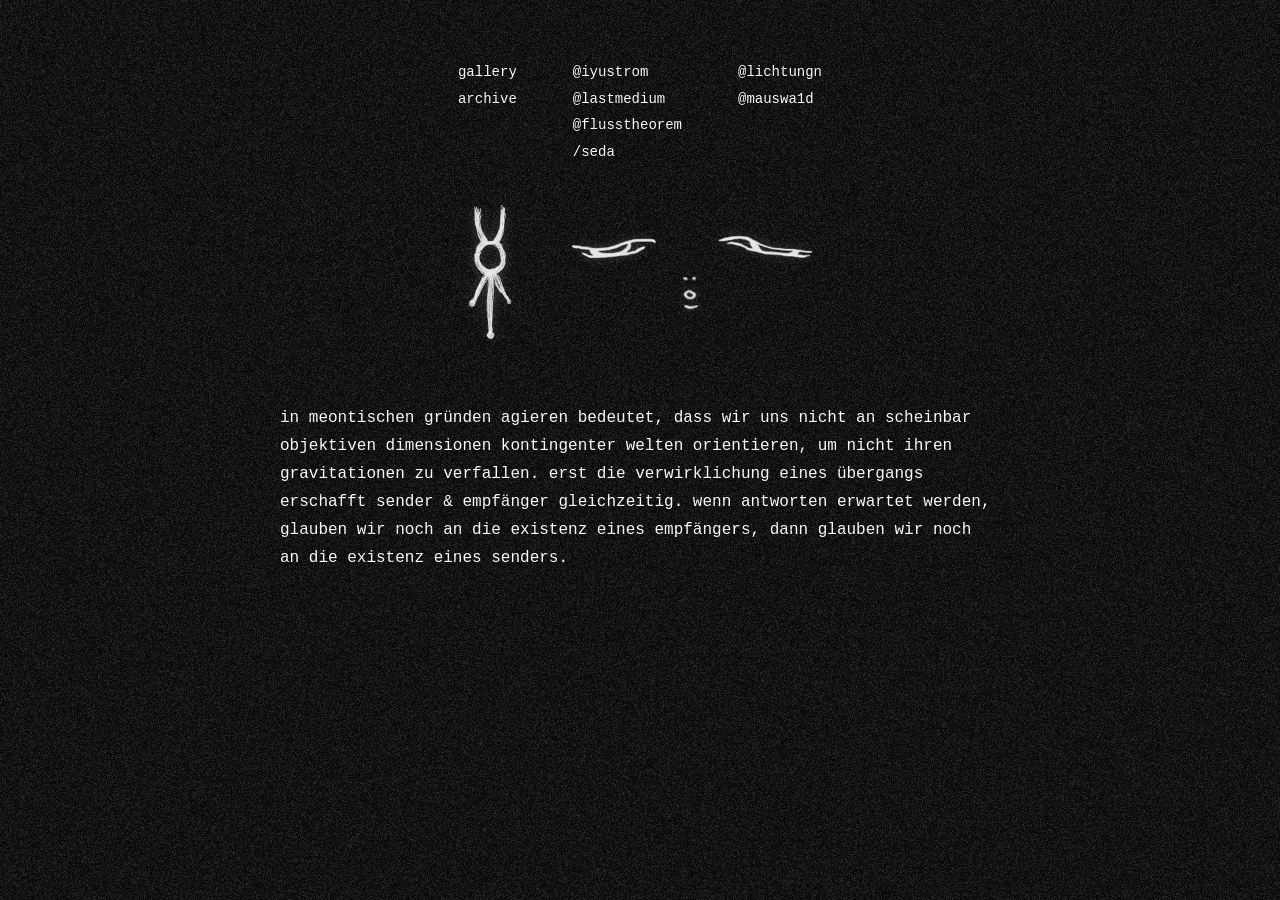
<file: index.html>
<!DOCTYPE html>
<html lang="de">

<head>

<meta charset="UTF-8">
<meta name="viewport" content="width=device-width, initial-scale=1">

<title>2114112</title>

<style>

body{
background:#161616;
color:white;
font-family:"Courier New", Courier, monospace;
margin:40px auto;
max-width:720px;
padding:20px;
line-height:1.75;
font-size:16px;
word-wrap:break-word;
}

header{
margin-bottom:64px;
text-align:center;
}

.gruppen{
display:flex;
justify-content:center;
gap:56px;
text-align:left;
font-size:14px;
}

.gruppe{
display:flex;
flex-direction:column;
gap:2px;
}

.gruppe .kopf{
font-size:11px;
letter-spacing:2px;
opacity:0.4;
margin-bottom:8px;
}

@media (max-width:600px){
.gruppen{gap:28px;flex-wrap:wrap;justify-content:flex-start;}
}

.ereignis{
margin-top:56px;
font-size:14px;
opacity:.85;
}
.ereignis .uhr{
display:block;
font-size:22px;
letter-spacing:2px;
margin-top:6px;
font-variant-numeric:tabular-nums;
}
main{
max-width:720px;
}

p{
margin-bottom:24px;
}

a{
color:white;
text-decoration:none;
}

a:hover{
opacity:0.6;
}

footer{
margin-top:64px;
font-size:14px;
opacity:0.7;
text-align:center;
}

/* bild-links */

.image-links{
margin-top:40px;
display:flex;
justify-content:center;
align-items:center;
gap:60px;
}

/* symbole */

.image-links,.image-links *{
-webkit-user-select:none;
user-select:none;
-webkit-user-drag:none;
-webkit-touch-callout:none;
}

.symbol{
position:relative;
display:block;
width:44px;
aspect-ratio:273/844;
opacity:0.9;
transition:opacity 0.3s ease;
filter:drop-shadow(0 0 6px rgba(255,255,255,0.25));
animation:atmen 8s ease-in-out infinite;
}

.symbol.face{
width:240px;
aspect-ratio:960/378;
flex-shrink:0;
animation-duration:11s;
animation-delay:-4s;
}

.symbol .teil{
position:absolute;
left:0;top:0;width:100%;height:auto;
display:block;
}

/* blinzeln */
.auge{
transform-origin:50% 55%;
transition:transform 90ms ease-in;
}
.face.blinzeln .auge{
transform:scaleY(0.06);
transition:transform 70ms ease-out;
}

/* gabel weitet sich */
.gabel-l{transform-origin:100% 100%;transition:transform 1.6s cubic-bezier(.3,.6,.2,1);}
.gabel-r{transform-origin:0% 100%;transition:transform 1.6s cubic-bezier(.3,.6,.2,1);}
.figur.weiten .gabel-l{transform:rotate(-9deg);}
.figur.weiten .gabel-r{transform:rotate(9deg);}

@keyframes atmen{
0%,100%{transform:translate(0,0) rotate(0deg) scale(1);filter:drop-shadow(0 0 5px rgba(255,255,255,0.2));}
25%{transform:translate(2px,-4px) rotate(1.2deg) scale(1.015);}
50%{transform:translate(0,-6px) rotate(0deg) scale(1.03);filter:drop-shadow(0 0 10px rgba(255,255,255,0.38));}
75%{transform:translate(-2px,-3px) rotate(-1.2deg) scale(1.015);}
}

@media (prefers-reduced-motion:reduce){
.symbol{animation:none;}
.auge,.gabel-l,.gabel-r{transition:none;}
}

.image-links a:hover .symbol{
opacity:0.5;
}

/* mobile layout */

@media (max-width:600px){
body{
margin:20px;
padding:10px;
font-size:18px;
line-height:1.85;
}

.symbol.face{
width:180px;
}

}

a:focus-visible{outline:1px dotted white;outline-offset:4px;}

</style>

</head>

<body>

<header>

<nav class="gruppen">

<div class="gruppe">
<a href="gallery/">gallery</a>
<a href="archive.html">archive</a>
</div>

<div class="gruppe">
<a href="https://www.instagram.com/iyustrom/" target="_blank" rel="noopener">@iyustrom</a>
<a href="https://www.tiktok.com/@lastmedium" target="_blank" rel="noopener">@lastmedium</a>
<a href="https://x.com/flusstheorem" target="_blank" rel="noopener">@flusstheorem</a>
<a href="https://soundcloud.com/53da" target="_blank" rel="noopener">/seda</a>
</div>

<div class="gruppe">
<a href="https://www.instagram.com/lichtungn/" target="_blank" rel="noopener">@lichtungn</a>
<a href="https://www.instagram.com/mauswa1d/" target="_blank" rel="noopener">@mauswa1d</a>
</div>

</nav>

<!-- bild-portale -->

<div class="image-links">

<a href="https://www.instagram.com/iyustream/" target="_blank" rel="noopener">
<span class="symbol figur" role="img" aria-label="strichfigur, Instagram @iyustream">
<img src="symbole/figur_rest.png" alt="" class="teil" draggable="false">
<img src="symbole/gabel_l.png" alt="" draggable="false" class="teil gabel-l" style="left:0;top:0;width:49.817%;">
<img src="symbole/gabel_r.png" alt="" draggable="false" class="teil gabel-r" style="left:49.817%;top:0;width:50.183%;">
</span>
</a>

<a href="https://www.instagram.com/tsnevtbl/" target="_blank" rel="noopener">
<span class="symbol face" role="img" aria-label="gesicht, Instagram @tsnevtbl">
<img src="symbole/gesicht_rest.png" alt="" class="teil" draggable="false">
<img src="symbole/auge_l.png" alt="" draggable="false" class="teil auge" style="left:0;top:7.937%;width:35.938%;">
<img src="symbole/auge_r.png" alt="" draggable="false" class="teil auge" style="left:59.896%;top:7.937%;width:40.104%;">
</span>
</a>

</div>

</header>

<main>
  
<p>
in meontischen gründen agieren bedeutet, dass wir uns nicht an scheinbar objektiven dimensionen kontingenter welten orientieren, um nicht ihren gravitationen zu verfallen. erst die verwirklichung eines übergangs erschafft sender & empfänger gleichzeitig. wenn antworten erwartet werden, glauben wir noch an die existenz eines empfängers, dann glauben wir noch an die existenz eines senders.
</p>

<div class="ereignis" id="ereignis">
mi 02.12. 20:00 · <a href="https://www.instagram.com/mauswa1d/" target="_blank" rel="noopener">mauswald</a> x sketchcorner · wem gehört die welt
<span class="uhr" id="uhr" aria-live="off"></span>
</div>

</main>

<script>
(function () {
  if (matchMedia("(prefers-reduced-motion: reduce)").matches) return;
  var face = document.querySelector(".symbol.face");
  var figur = document.querySelector(".symbol.figur");
  function zufall(a, b) { return a + Math.random() * (b - a); }

  function blinzeln() {
    face.classList.add("blinzeln");
    setTimeout(function () {
      face.classList.remove("blinzeln");
      // manchmal doppelt
      if (Math.random() < 0.2) setTimeout(function () {
        face.classList.add("blinzeln");
        setTimeout(function () { face.classList.remove("blinzeln"); }, 120);
      }, 180);
    }, 130);
    setTimeout(blinzeln, zufall(2500, 7000));
  }

  function weiten() {
    figur.classList.add("weiten");
    setTimeout(function () { figur.classList.remove("weiten"); }, zufall(1800, 3200));
    setTimeout(weiten, zufall(6000, 14000));
  }

  if (face) setTimeout(blinzeln, zufall(1200, 3000));
  if (figur) setTimeout(weiten, zufall(2500, 6000));
})();
</script>
<script>
(function () {
  // uhr bis zum nächsten ereignis; danach jetzt, nach drei stunden weg
  var start = Date.parse("2026-12-02T20:00:00+01:00");
  var box = document.getElementById("ereignis"), uhr = document.getElementById("uhr");
  function zwei(n) { return (n < 10 ? "0" : "") + n; }
  function ticken() {
    var d = start - Date.now();
    if (d <= -3 * 3600e3) { box.hidden = true; return; }
    if (d <= 0) { uhr.textContent = "jetzt"; return setTimeout(ticken, 30000); }
    var s = Math.floor(d / 1000);
    var t = Math.floor(s / 86400), h = Math.floor(s % 86400 / 3600), m = Math.floor(s % 3600 / 60);
    uhr.textContent = (t ? t + "t " : "") + zwei(h) + ":" + zwei(m) + ":" + zwei(s % 60);
    setTimeout(ticken, 1000 - Date.now() % 1000);
  }
  ticken();
})();
</script>
<script src="/bg.js"></script>
<script src="/schrift.js"></script>
<script src="/cursor.js"></script>
</body>

</html>
</file>
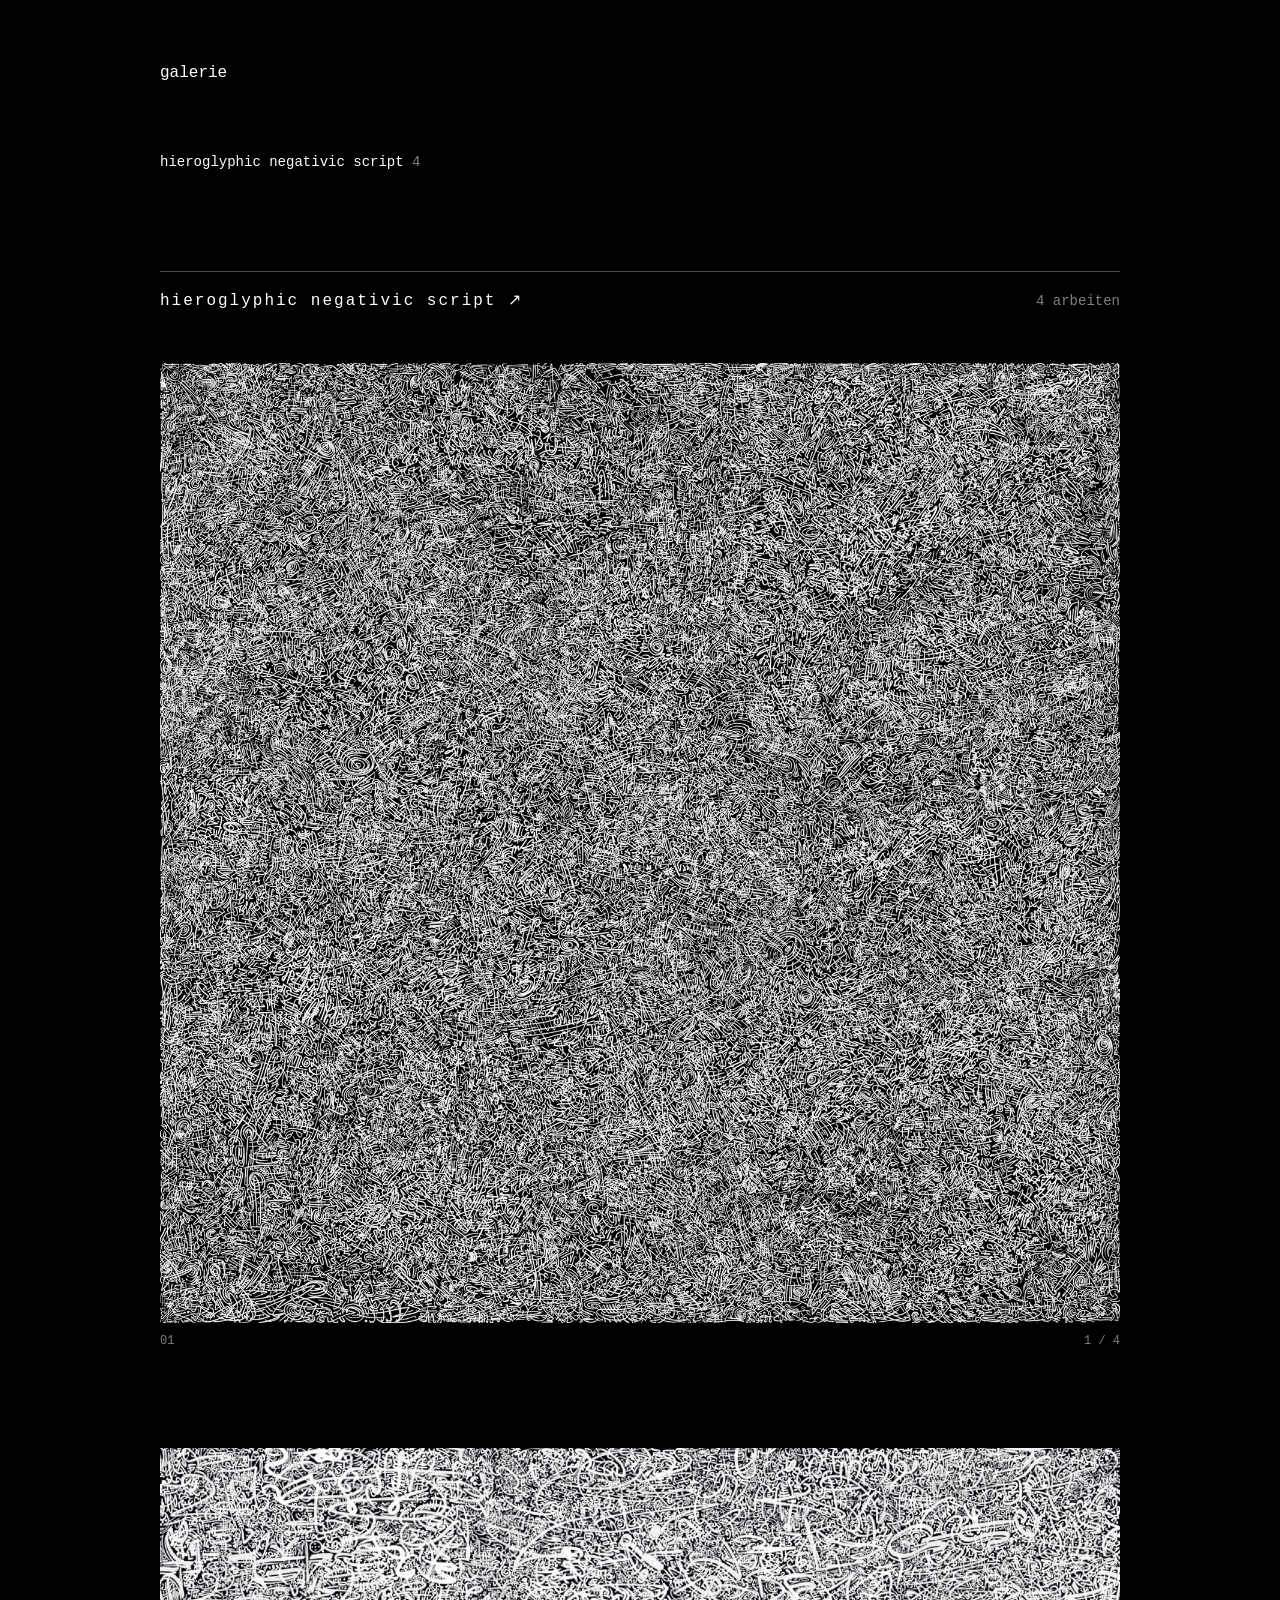
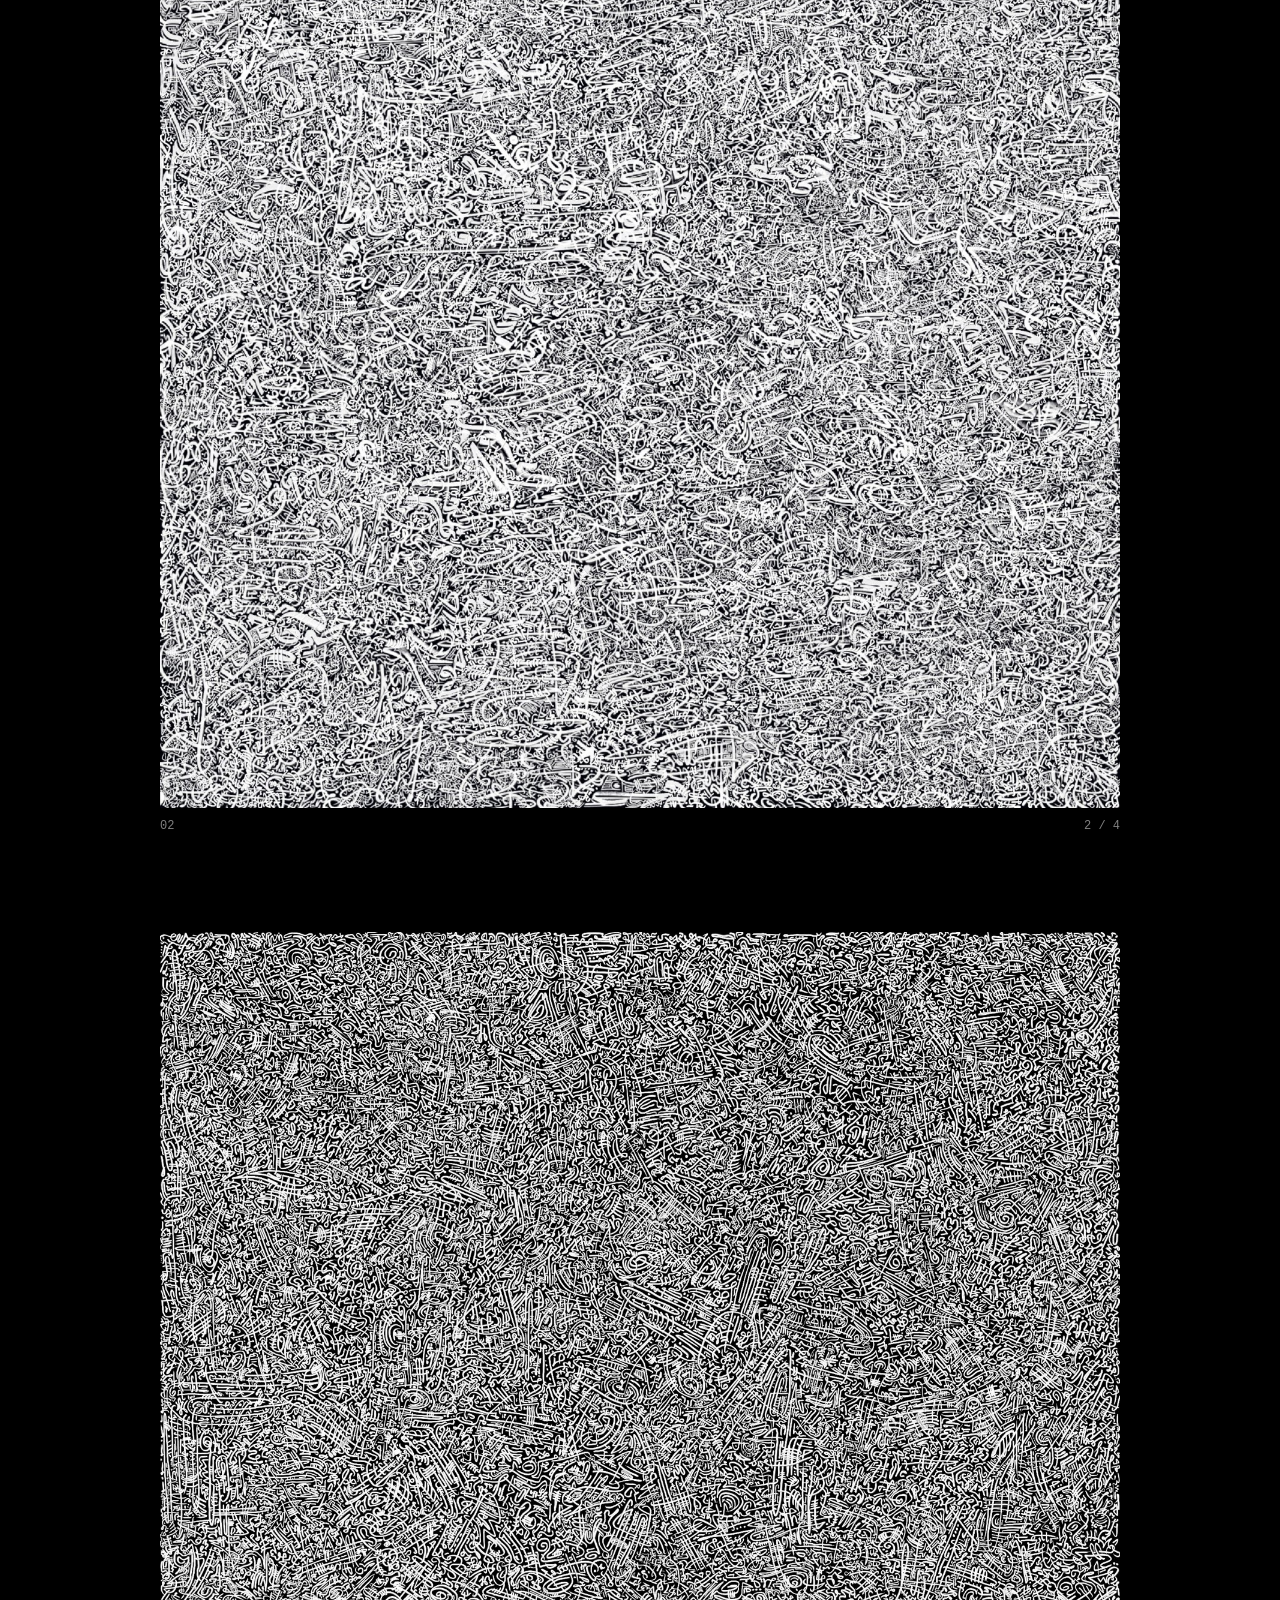
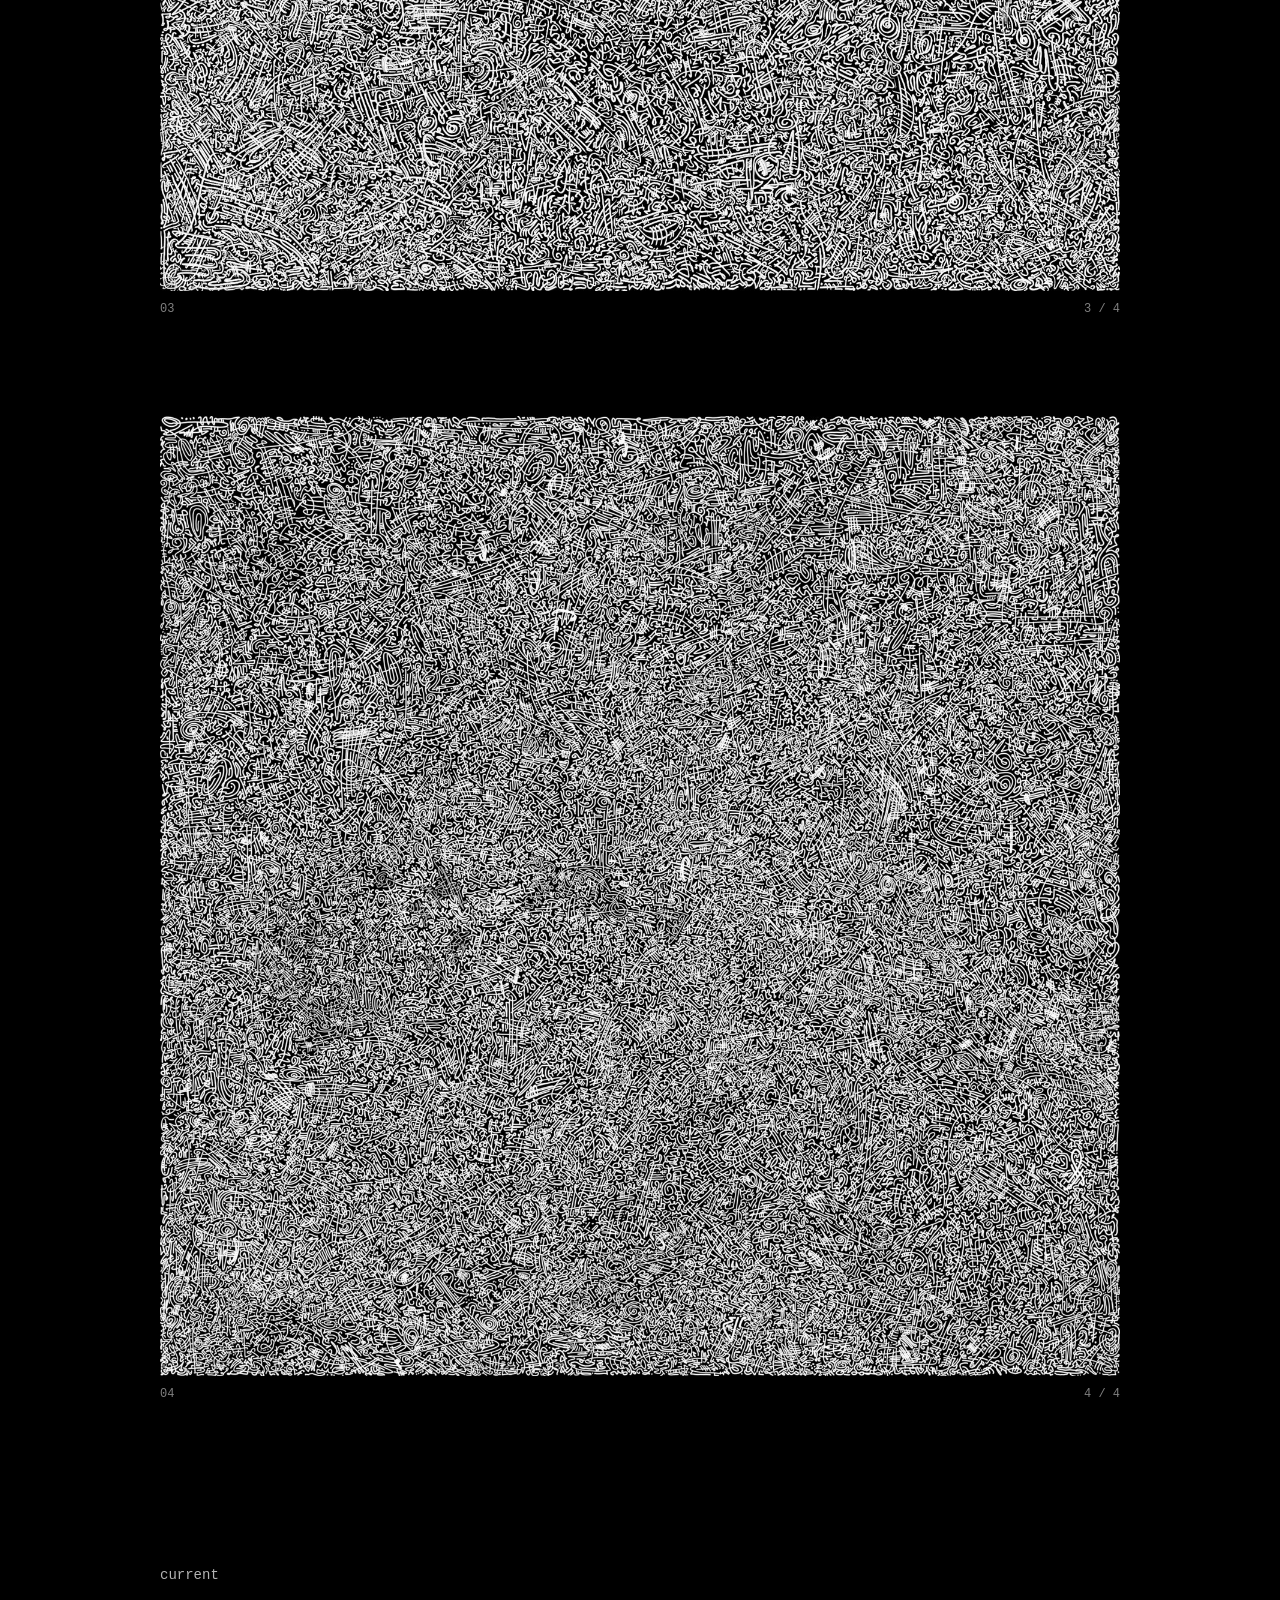
<file: galerie/index.html>
<!DOCTYPE html>
<html lang="de">

<head>

<meta charset="UTF-8">
<meta name="viewport" content="width=device-width, initial-scale=1">

<title>galerie · 2114112</title>

<style>

body{
background:black;
color:white;
font-family:"Courier New", Courier, monospace;
margin:40px auto;
max-width:960px;
padding:20px;
line-height:1.7;
font-size:16px;
}

header{
margin-bottom:64px;
}

a{
color:white;
text-decoration:none;
}

a:hover{
opacity:0.6;
}

a:focus-visible{outline:1px dotted white;outline-offset:4px;}

/* serien-index */

.index{
display:flex;
flex-wrap:wrap;
gap:8px 32px;
font-size:14px;
margin-bottom:96px;
}

.index a span{
opacity:0.5;
}

/* serie */

.serie{
margin-bottom:160px;
}

.serie-kopf{
display:flex;
justify-content:space-between;
align-items:baseline;
border-top:1px solid rgba(255,255,255,0.3);
padding-top:16px;
margin-bottom:48px;
font-size:14px;
}

.serie-kopf h2{
font-size:16px;
font-weight:normal;
margin:0;
letter-spacing:2px;
}

.serie-kopf .meta{
opacity:0.5;
}

.serie-notiz{
max-width:560px;
margin:-24px 0 48px;
opacity:0.8;
}

/* werk */

.werk{
position:relative;
margin:0 0 96px;
cursor:none;
touch-action:pan-y;
}

.werk img{
width:100%;
height:auto;
display:block;
transition:opacity 0.4s ease;
}

.werk.fokus img{
opacity:0.25;
}

.werk figcaption{
display:flex;
justify-content:space-between;
font-size:12px;
opacity:0.5;
margin-top:8px;
}

/* lupe */

.lupe{
position:absolute;
width:300px;
height:300px;
border-radius:50%;
pointer-events:none;
background-repeat:no-repeat;
background-color:black;
outline:1px solid white;
outline-offset:6px;
transform:translate(-50%,-50%) scale(0.85);
opacity:0;
transition:opacity 0.3s ease, transform 0.3s ease;
will-change:left,top,background-position;
}

.lupe.an{
opacity:1;
transform:translate(-50%,-50%) scale(1);
}

/* fadenkreuz-punkt */
.lupe::after{
content:"";
position:absolute;
left:50%;
top:50%;
width:3px;
height:3px;
margin:-1.5px 0 0 -1.5px;
background:white;
mix-blend-mode:difference;
}

.lupe i{
position:absolute;
left:50%;
top:calc(100% + 16px);
transform:translateX(-50%);
font-style:normal;
font-size:11px;
letter-spacing:2px;
white-space:nowrap;
}

footer{
margin-top:64px;
font-size:14px;
opacity:0.7;
}

@media (max-width:600px){

body{
margin:18px;
padding:6px;
font-size:18px;
}

.lupe{
width:200px;
height:200px;
}

}

@media (hover:none){
.werk{cursor:auto;}
}

</style>

</head>

<body>

<header>
galerie
</header>

<nav class="index" id="index"></nav>

<main id="serien"></main>

<footer>
<a href="/">current</a>
</footer>

<script>
(function () {
  var STUFEN = [2, 4, 8, 12];

  function lupe(werk) {
    var img = werk.querySelector("img");
    var l = document.createElement("div");
    l.className = "lupe";
    var anzeige = document.createElement("i");
    l.appendChild(anzeige);
    werk.appendChild(l);

    var stufe = 1, zoom = STUFEN[stufe], ziel = { x: 0, y: 0 }, pos = { x: 0, y: 0 };
    var laeuft = false, sichtbar = false, geladen = false;

    function hochaufloesend() {
      if (geladen) return;
      geladen = true;
      l.style.backgroundImage = "url('" + img.currentSrc + "')";
      var g = new Image();
      g.onload = function () { l.style.backgroundImage = "url('" + g.src + "')"; };
      g.src = img.dataset.gross;
    }

    function zeichnen() {
      pos.x += (ziel.x - pos.x) * 0.22;
      pos.y += (ziel.y - pos.y) * 0.22;
      var r = img.getBoundingClientRect(), w = l.offsetWidth;
      l.style.left = pos.x + "px";
      l.style.top = pos.y + "px";
      l.style.backgroundSize = (r.width * zoom) + "px " + (r.height * zoom) + "px";
      l.style.backgroundPosition = (w / 2 - pos.x * zoom) + "px " + (w / 2 - pos.y * zoom) + "px";
      anzeige.textContent = "×" + zoom;
      if (sichtbar || Math.abs(ziel.x - pos.x) > 0.3 || Math.abs(ziel.y - pos.y) > 0.3) {
        requestAnimationFrame(zeichnen);
      } else { laeuft = false; }
    }

    function bewegen(cx, cy) {
      var r = img.getBoundingClientRect(), x = cx - r.left, y = cy - r.top;
      if (x < 0 || y < 0 || x > r.width || y > r.height) { aus(); return; }
      hochaufloesend();
      if (!sichtbar) { pos.x = x; pos.y = y; }
      ziel.x = x; ziel.y = y;
      sichtbar = true;
      l.classList.add("an");
      werk.classList.add("fokus");
      if (!laeuft) { laeuft = true; requestAnimationFrame(zeichnen); }
    }

    function aus() {
      sichtbar = false;
      l.classList.remove("an");
      werk.classList.remove("fokus");
    }

    werk.addEventListener("mousemove", function (e) { bewegen(e.clientX, e.clientY); });
    werk.addEventListener("mouseleave", aus);
    werk.addEventListener("wheel", function (e) {
      if (!sichtbar) return;
      e.preventDefault();
      stufe = Math.max(0, Math.min(STUFEN.length - 1, stufe + (e.deltaY < 0 ? 1 : -1)));
      zoom = STUFEN[stufe];
      if (!laeuft) { laeuft = true; requestAnimationFrame(zeichnen); }
    }, { passive: false });

    var halten = null, aktiv = false;
    werk.addEventListener("touchstart", function (e) {
      var t = e.touches[0];
      halten = setTimeout(function () { aktiv = true; bewegen(t.clientX, t.clientY - 110); }, 250);
    }, { passive: true });
    werk.addEventListener("touchmove", function (e) {
      if (!aktiv) { clearTimeout(halten); return; }
      e.preventDefault();
      bewegen(e.touches[0].clientX, e.touches[0].clientY - 110);
    }, { passive: false });
    werk.addEventListener("touchend", function () { clearTimeout(halten); aktiv = false; aus(); });
  }

  fetch("serien.json")
    .then(function (r) { return r.json(); })
    .then(function (serien) {
      var index = document.getElementById("index");
      var main = document.getElementById("serien");

      serien.forEach(function (s) {
        var a = document.createElement("a");
        a.href = "#serie-" + s.id;
        a.innerHTML = s.titel + " <span>" + s.werke.length + "</span>";
        index.appendChild(a);

        var sec = document.createElement("section");
        sec.className = "serie";
        sec.id = "serie-" + s.id;

        var kopf = document.createElement("div");
        kopf.className = "serie-kopf";
        var h = document.createElement("h2");
        if (s.link) {
          var hl = document.createElement("a");
          hl.href = s.link;
          hl.target = "_blank";
          hl.rel = "noopener";
          hl.textContent = s.titel + " ↗";
          h.appendChild(hl);
        } else {
          h.textContent = s.titel;
        }
        var meta = document.createElement("span");
        meta.className = "meta";
        meta.textContent = [s.jahr, s.werke.length + " arbeiten"].filter(Boolean).join(" · ");
        kopf.appendChild(h); kopf.appendChild(meta);
        sec.appendChild(kopf);

        if (s.notiz) {
          var n = document.createElement("p");
          n.className = "serie-notiz";
          n.textContent = s.notiz;
          sec.appendChild(n);
        }

        s.werke.forEach(function (w, i) {
          var fig = document.createElement("figure");
          fig.className = "werk";
          var img = document.createElement("img");
          img.src = "serien/" + s.id + "/" + w + ".jpg";
          img.dataset.gross = "serien/" + s.id + "/gross/" + w + ".jpg";
          img.alt = s.titel + ", " + w;
          img.loading = "lazy";
          var cap = document.createElement("figcaption");
          cap.innerHTML = "<span>" + w + "</span><span>" + (i + 1) + " / " + s.werke.length + "</span>";
          fig.appendChild(img); fig.appendChild(cap);
          sec.appendChild(fig);
          lupe(fig);
        });

        main.appendChild(sec);
      });
    });
})();
</script>

</body>
</html>
</file>
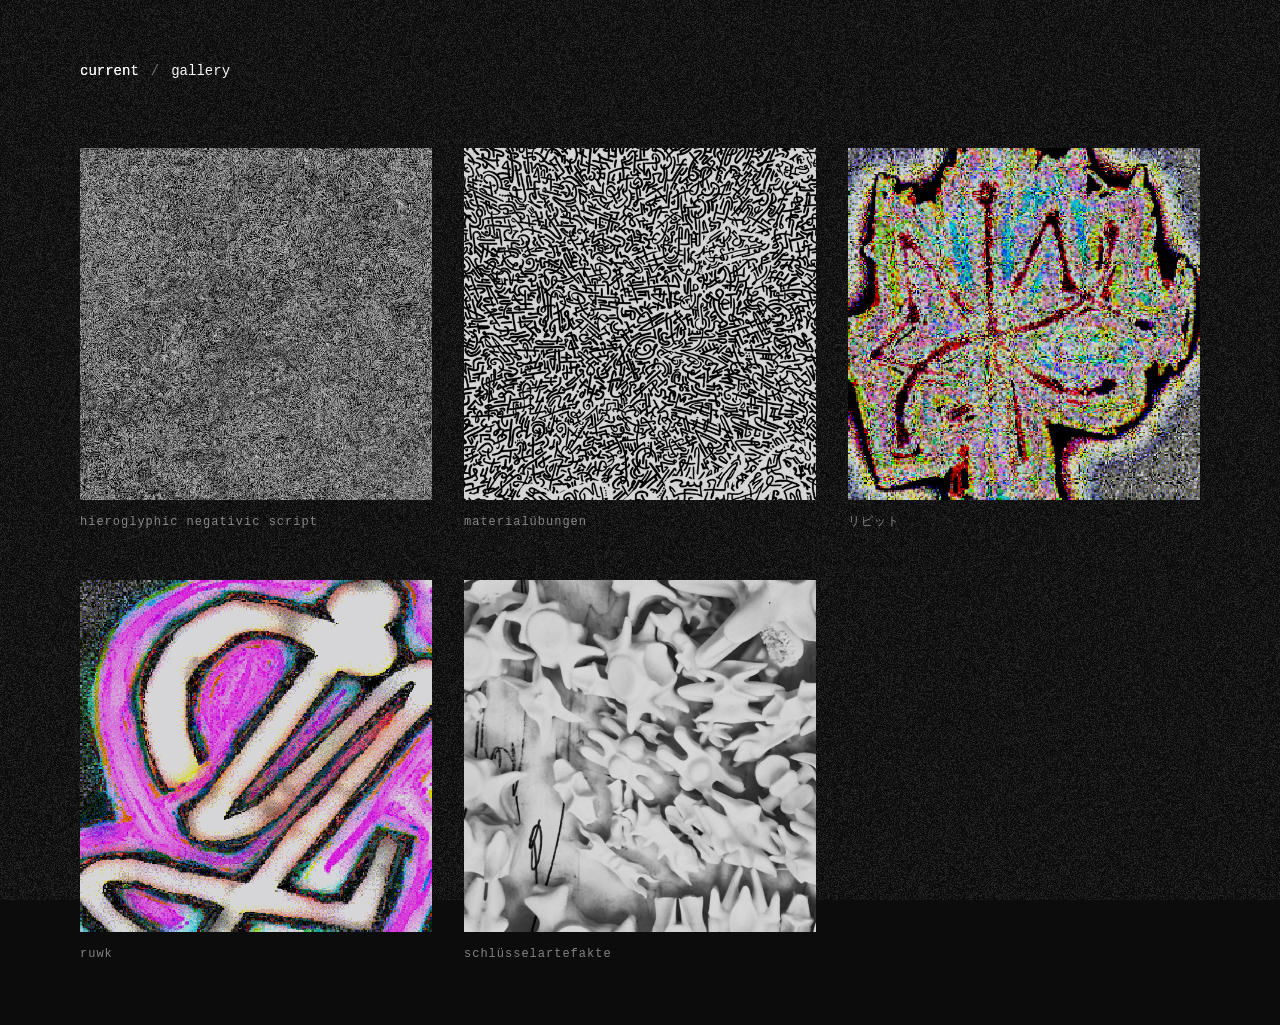
<file: gallery/index.html>
<!DOCTYPE html>
<html lang="de">
<head>
<meta charset="UTF-8">
<meta name="viewport" content="width=device-width, initial-scale=1">
<title>gallery · 2114112</title>
<link rel="stylesheet" href="stil.css">
</head>
<body>

<nav class="pfad"><a href="/">current</a><span>/</span>gallery</nav>

<main class="serien" id="serien"></main>

<script>
fetch("serien.json").then(function (r) { return r.json(); }).then(function (serien) {
  var main = document.getElementById("serien");
  serien.forEach(function (s, i) {
    var erstes = typeof s.werke[0] === "string" ? s.werke[0] : s.werke[0].id;
    var a = document.createElement("a");
    a.href = "serie.html?s=" + s.id;
    a.style.animationDelay = (i * 120) + "ms";
    a.innerHTML =
      '<div class="deckel"><img src="serien/' + s.id + (s.klein === false ? '/' : '/klein/') + erstes + '.' + (s.endung || 'jpg') + '"' + (s.endung === 'gif' ? ' style="image-rendering:pixelated"' : '') + ' alt=""></div>' +
      '<div class="titel"><span></span></div>';
    a.querySelector(".titel span").textContent = s.titel;
    main.appendChild(a);
  });
});
</script>
<script src="/bg.js"></script>
<script src="/schrift.js"></script>
<script src="/cursor.js"></script>
</body>
</html>
</file>
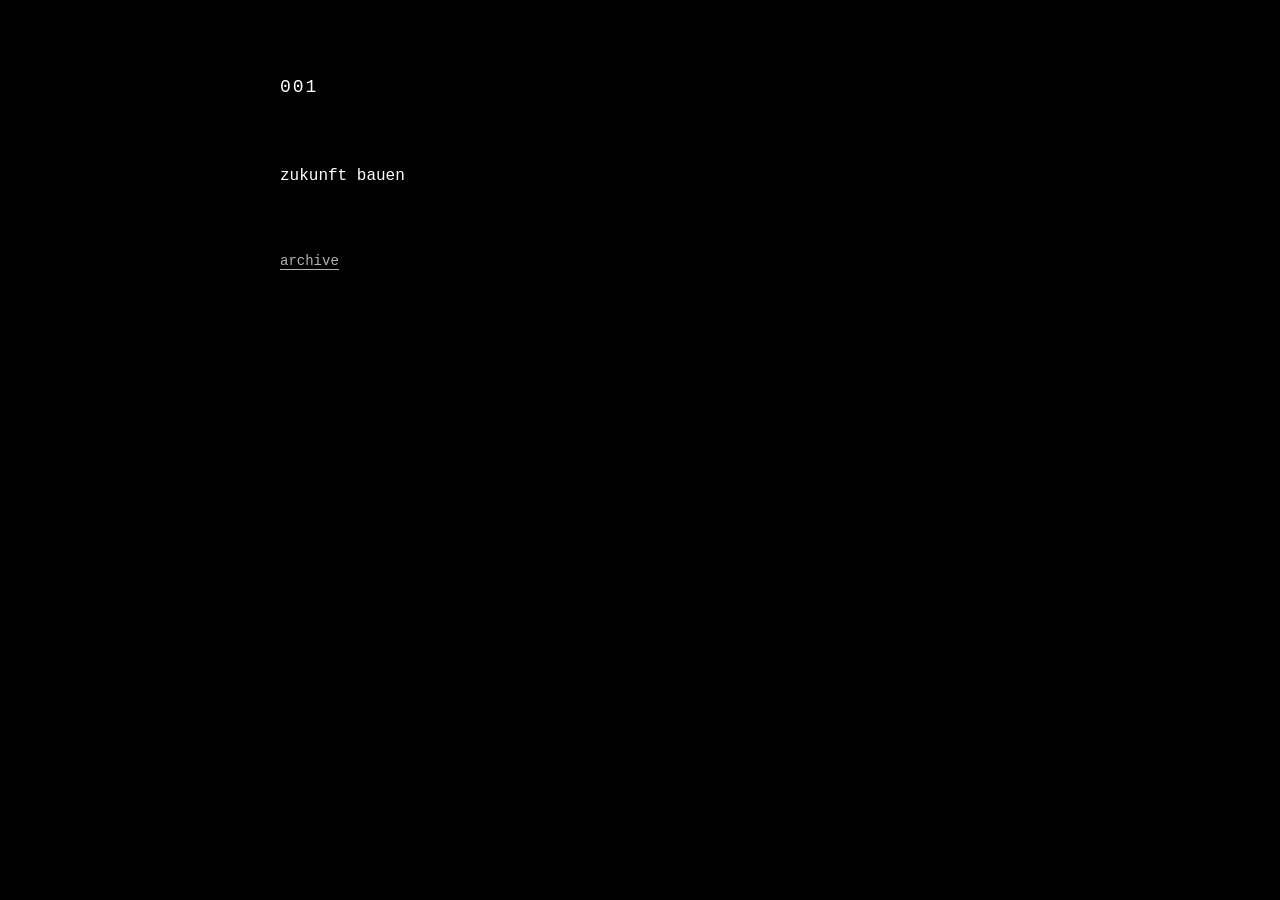
<file: 001.html>
<!DOCTYPE html>
<html lang="en">

<head>

<meta charset="UTF-8">
<meta name="viewport" content="width=device-width, initial-scale=1">

<title>001</title>

<style>

body{
background:black;
color:white;
font-family:"Courier New", Courier, monospace;
margin:40px auto;
max-width:720px;
padding:20px;
line-height:1.7;
font-size:16px;
word-wrap:break-word;
}

header{
margin-bottom:60px;
}

h1{
font-weight:normal;
font-size:18px;
letter-spacing:2px;
}

p{
margin-bottom:22px;
}

a{
color:white;
text-decoration:none;
border-bottom:1px solid white;
}

a:hover{
opacity:0.6;
}

footer{
margin-top:60px;
font-size:14px;
opacity:0.7;
}

@media (max-width:600px){

body{
margin:18px;
padding:6px;
font-size:18px;
line-height:1.8;
}

}

</style>

</head>

<body>

<header>
<h1>001</h1>
</header>

<main>

<p>
zukunft bauen
</p>

</main>

<footer>

<a href="/archive.html">archive</a>

</footer>

</body>
</html>
</file>
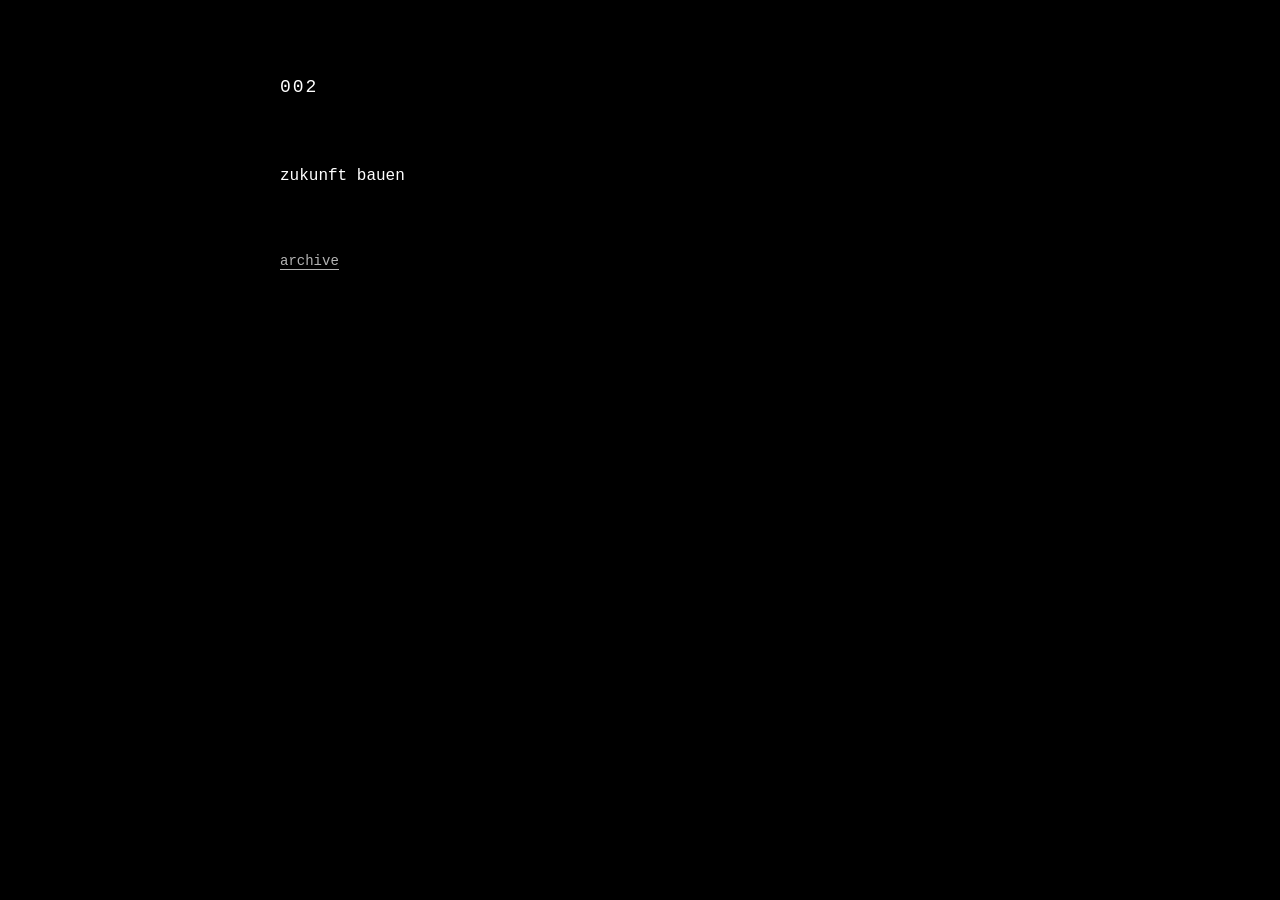
<file: 002.html>
<!DOCTYPE html>
<html lang="en">

<head>

<meta charset="UTF-8">
<meta name="viewport" content="width=device-width, initial-scale=1">

<title>002</title>

<style>

body{
background:black;
color:white;
font-family:"Courier New", Courier, monospace;
margin:40px auto;
max-width:720px;
padding:20px;
line-height:1.7;
font-size:16px;
word-wrap:break-word;
}

header{
margin-bottom:60px;
}

h1{
font-weight:normal;
font-size:18px;
letter-spacing:2px;
}

p{
margin-bottom:22px;
}

a{
color:white;
text-decoration:none;
border-bottom:1px solid white;
}

a:hover{
opacity:0.6;
}

footer{
margin-top:60px;
font-size:14px;
opacity:0.7;
}

@media (max-width:600px){

body{
margin:18px;
padding:6px;
font-size:18px;
line-height:1.8;
}

}

</style>

</head>

<body>

<header>
<h1>002</h1>
</header>

<main>

<p>
zukunft bauen
</p>

</main>

<footer>

<a href="/archive.html">archive</a>

</footer>

</body>
</html>
</file>
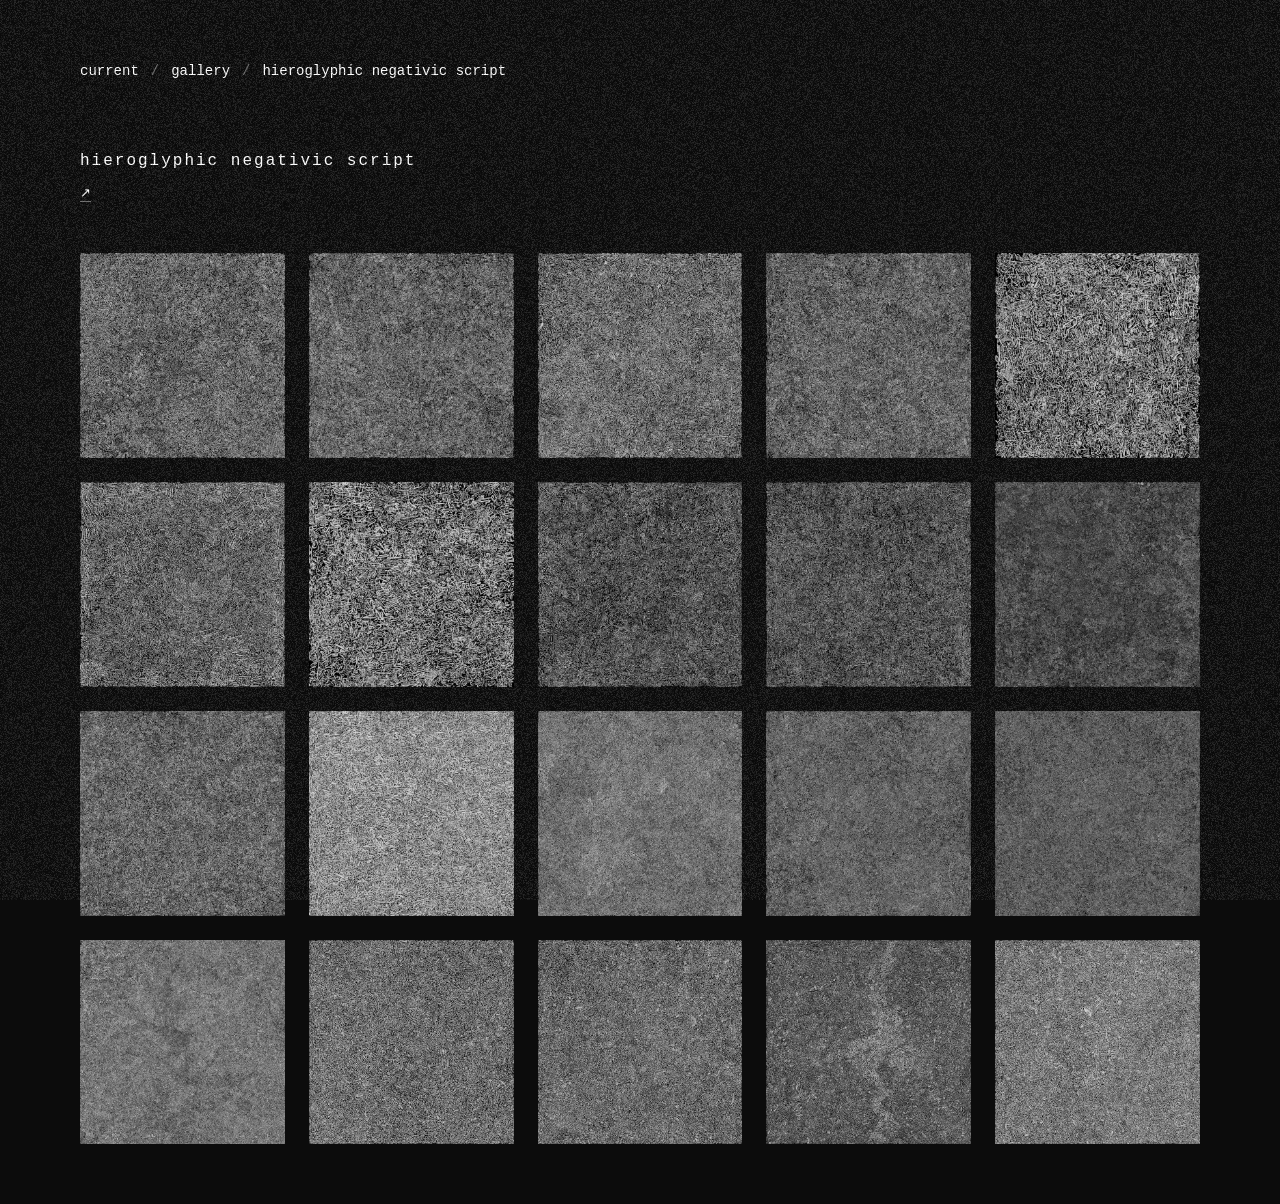
<file: gallery/serie.html>
<!DOCTYPE html>
<html lang="de">
<head>
<meta charset="UTF-8">
<meta name="viewport" content="width=device-width, initial-scale=1">
<title>gallery · 2114112</title>
<link rel="stylesheet" href="stil.css">
</head>
<body>

<nav class="pfad"><a href="/">current</a><span>/</span><a href="./">gallery</a><span>/</span><span id="pfadname" style="opacity:1"></span></nav>

<h1 id="titel"></h1>
<div class="meta" id="meta"></div>

<main class="raster" id="raster"></main>

<div class="betrachter" id="betrachter" role="dialog" aria-modal="true" aria-label="werk">
  <img id="gross" alt="">
</div>
<div class="leiste" id="leiste" hidden>
  <span id="name"></span>
  <span>
    <button id="zurueck" aria-label="vorheriges werk">⟲</button>
    <button id="weiter" aria-label="nächstes werk">⟳</button>
  </span>
  <button class="zu" id="zu" aria-label="schließen">×</button>
</div>

<script>
(function () {
  var MIN = 1, MAX = 12;
  var id = new URLSearchParams(location.search).get("s");
  var werke = [], serie, index = 0, endung = "jpg";

  var betr = document.getElementById("betrachter");
  var bild = document.getElementById("gross");
  var leiste = document.getElementById("leiste");

  // basis: maß, bei dem das bild ins fenster passt
  // aktuell (z, x, y) gleitet weich zum ziel (zz, zx, zy)
  var basis = 1;
  var z = 1, x = 0, y = 0;
  var zz = 1, zx = 0, zy = 0;
  var laeuft = false;

  function grenzen(zoom, px, py) {
    var s = basis * zoom;
    var w = bild.naturalWidth * s, h = bild.naturalHeight * s;
    var vw = innerWidth, vh = innerHeight;
    var minX = w > vw ? vw / 2 - w : -w / 2, maxX = w > vw ? -vw / 2 : -w / 2;
    var minY = h > vh ? vh / 2 - h : -h / 2, maxY = h > vh ? -vh / 2 : -h / 2;
    return [Math.min(maxX, Math.max(minX, px)), Math.min(maxY, Math.max(minY, py))];
  }

  function zeichnen() {
    bild.style.transform = "translate(" + x + "px," + y + "px) scale(" + (basis * z) + ")";
  }

  var zuletzt = 0;
  function schritt(t) {
    var dt = zuletzt ? Math.min(64, t - zuletzt) : 16;
    zuletzt = t;
    var k = 1 - Math.exp(-dt / 90);
    z += (zz - z) * k; x += (zx - x) * k; y += (zy - y) * k;
    var fertig = Math.abs(zz - z) < 0.0005 && Math.abs(zx - x) < 0.1 && Math.abs(zy - y) < 0.1;
    if (fertig) { z = zz; x = zx; y = zy; }
    zeichnen();
    if (!fertig) requestAnimationFrame(schritt); else { laeuft = false; zuletzt = 0; }
  }
  function animieren() { if (!laeuft) { laeuft = true; requestAnimationFrame(schritt); } }

  // ziel-zoom um einen bildschirmpunkt
  function zielZoom(neu, px, py) {
    neu = Math.max(MIN, Math.min(MAX, neu));
    var mx = px - innerWidth / 2, my = py - innerHeight / 2;
    var nx = mx - (mx - zx) * neu / zz, ny = my - (my - zy) * neu / zz;
    var g = grenzen(neu, nx, ny);
    zz = neu; zx = g[0]; zy = g[1];
    animieren();
  }

  // maus führt durchs bild: mausposition im fenster = position im bild
  var maus = null;
  function folgen(px, py) {
    var s = basis * zz;
    var w = bild.naturalWidth * s, h = bild.naturalHeight * s;
    var vw = innerWidth, vh = innerHeight, rand = 0.08;
    var fx = Math.min(1, Math.max(0, (px / vw - rand) / (1 - 2 * rand)));
    var fy = Math.min(1, Math.max(0, (py / vh - rand) / (1 - 2 * rand)));
    zx = w > vw ? -(w - vw) * fx - vw / 2 : -w / 2;
    zy = h > vh ? -(h - vh) * fy - vh / 2 : -h / 2;
    animieren();
  }

  // sofort setzen (beim ziehen)
  function sofort(nz, nx, ny) {
    nz = Math.max(MIN, Math.min(MAX, nz));
    var g = grenzen(nz, nx, ny);
    z = zz = nz; x = zx = g[0]; y = zy = g[1];
    zeichnen();
  }

  function einpassen() {
    basis = Math.min((innerWidth - 48) / bild.naturalWidth, (innerHeight - 96) / bild.naturalHeight);
    sofort(1, -bild.naturalWidth * basis / 2, -bild.naturalHeight * basis / 2);
  }

  function zeigen(i) {
    index = (i + werke.length) % werke.length;
    var w = werke[index];
    var nameEl = document.getElementById("name");
    nameEl.style.opacity = 0;
    bild.style.opacity = 0;
    var laden = function () {
      bild.onload = function () {
        einpassen();
        requestAnimationFrame(function () { bild.style.opacity = 1; nameEl.textContent = w.name; nameEl.style.opacity = 1; });
      };
      bild.src = "serien/" + id + "/" + w.id + "." + endung;
    };
    if (bild.getAttribute("src")) setTimeout(laden, 280); else laden();
    bild.alt = w.name || serie.titel;
    if (serie.gross === false) return;
    var g = new Image();
    g.onload = function () {
      if (werke[index] !== w) return;
      if (!bild.complete || !bild.naturalWidth) { bild.onload = function () { einpassen(); bild.style.opacity = 1; }; bild.src = g.src; return; }
      var faktor = bild.naturalWidth / g.naturalWidth;
      bild.onload = function () { basis = basis * faktor; zeichnen(); };
      bild.src = g.src;
    };
    g.src = "serien/" + id + "/gross/" + w.id + ".jpg";
  }

  var ruhe = null;
  function wach() {
    leiste.classList.remove("still");
    clearTimeout(ruhe);
    ruhe = setTimeout(function () { leiste.classList.add("still"); }, 1800);
  }
  ["pointermove", "wheel", "keydown", "pointerdown"].forEach(function (ev) {
    addEventListener(ev, function () { if (betr.classList.contains("offen")) wach(); }, { passive: true });
  });

  function oeffnen(i) {
    betr.classList.add("offen"); leiste.hidden = false;
    document.body.style.overflow = "hidden";
    zeigen(i); wach();
  }
  function schliessen() {
    betr.classList.remove("offen"); leiste.hidden = true;
    document.body.style.overflow = "";
    setTimeout(function () { if (!betr.classList.contains("offen")) { bild.removeAttribute("src"); bild.style.opacity = 0; } }, 460);
  }

  document.getElementById("zu").onclick = schliessen;
  document.getElementById("weiter").onclick = function () { zeigen(index + 1); };
  document.getElementById("zurueck").onclick = function () { zeigen(index - 1); };

  addEventListener("keydown", function (e) {
    if (!betr.classList.contains("offen")) return;
    if (e.key === "Escape") schliessen();
    if (e.key === "ArrowRight") zeigen(index + 1);
    if (e.key === "ArrowLeft") zeigen(index - 1);
    if (e.key === "+" || e.key === "=") zielZoom(zz * 1.6, innerWidth / 2, innerHeight / 2);
    if (e.key === "-") zielZoom(zz / 1.6, innerWidth / 2, innerHeight / 2);
  });

  // mausrad / trackpad: stufenlos
  betr.addEventListener("wheel", function (e) {
    e.preventDefault();
    var d = e.deltaMode === 1 ? e.deltaY * 16 : e.deltaY;
    zielZoom(zz * Math.exp(-d * 0.0022), e.clientX, e.clientY);
    if (maus) folgen(e.clientX, e.clientY);
  }, { passive: false });

  betr.addEventListener("dblclick", function (e) {
    zielZoom(zz > 1.5 ? 1 : 4, e.clientX, e.clientY);
    if (maus) folgen(e.clientX, e.clientY);
  });

  // ziehen & zwei finger
  var zeiger = new Map(), start = null, bewegt = false;
  function neuStart() {
    var p = Array.from(zeiger.values());
    if (p.length === 1) start = { n: 1, px: p[0].x, py: p[0].y, x: zx, y: zy };
    else if (p.length >= 2) start = {
      n: 2, d: Math.hypot(p[0].x - p[1].x, p[0].y - p[1].y),
      mx: (p[0].x + p[1].x) / 2, my: (p[0].y + p[1].y) / 2, z: zz, x: zx, y: zy
    };
    else start = null;
  }
  betr.addEventListener("pointerdown", function (e) {
    if (e.pointerType === "mouse") { bewegt = false; return; }
    betr.setPointerCapture(e.pointerId);
    zeiger.set(e.pointerId, { x: e.clientX, y: e.clientY });
    if (zeiger.size === 1) bewegt = false;
    z = zz; x = zx; y = zy; // laufende animation anhalten
    neuStart();
    betr.classList.add("ziehen");
  });
  betr.addEventListener("pointermove", function (e) {
    if (e.pointerType === "mouse" && !zeiger.size) {
      maus = { x: e.clientX, y: e.clientY };
      if (zz > 1.01) folgen(e.clientX, e.clientY);
      return;
    }
    if (!zeiger.has(e.pointerId) || !start) return;
    zeiger.set(e.pointerId, { x: e.clientX, y: e.clientY });
    var p = Array.from(zeiger.values());
    if (start.n === 1) {
      var dx = p[0].x - start.px, dy = p[0].y - start.py;
      if (Math.abs(dx) + Math.abs(dy) > 4) bewegt = true;
      sofort(zz, start.x + dx, start.y + dy);
    } else if (p.length >= 2) {
      bewegt = true;
      var d = Math.hypot(p[0].x - p[1].x, p[0].y - p[1].y);
      var mx = (p[0].x + p[1].x) / 2, my = (p[0].y + p[1].y) / 2;
      var nz = Math.max(MIN, Math.min(MAX, start.z * d / start.d));
      var ax = start.mx - innerWidth / 2, ay = start.my - innerHeight / 2;
      var bx = mx - innerWidth / 2, by = my - innerHeight / 2;
      sofort(nz, bx - (ax - start.x) * nz / start.z, by - (ay - start.y) * nz / start.z);
    }
  });
  function los(e) {
    if (e.pointerType === "mouse") {
      if (e.target === betr && zz <= 1.01) schliessen();
      return;
    }
    zeiger.delete(e.pointerId);
    if (zeiger.size === 0) {
      betr.classList.remove("ziehen");
      if (!bewegt && zz <= 1.01 && e.target === betr) schliessen();
    }
    neuStart();
  }
  betr.addEventListener("pointerup", los);
  betr.addEventListener("pointercancel", los);
  addEventListener("resize", function () { if (betr.classList.contains("offen") && bild.naturalWidth) einpassen(); });

  fetch("serien.json").then(function (r) { return r.json(); }).then(function (alle) {
    serie = alle.filter(function (s) { return s.id === id; })[0] || alle[0];
    id = serie.id;
    endung = serie.endung || "jpg";
    if (endung === "gif") document.body.classList.add("pixel");
    document.title = serie.titel + " · 2114112";
    document.getElementById("pfadname").textContent = serie.titel;
    document.getElementById("titel").textContent = serie.titel;
    var meta = document.getElementById("meta");
    if (serie.jahr) meta.append(serie.jahr);
    if (serie.link) {
      var a = document.createElement("a");
      a.href = serie.link; a.target = "_blank"; a.rel = "noopener"; a.textContent = "↗";
      meta.append(serie.jahr ? "  " : "", a);
    }
    if (serie.notiz) { var n = document.createElement("p"); n.textContent = serie.notiz; meta.appendChild(n); }

    var raster = document.getElementById("raster");
    serie.werke.forEach(function (e, i) {
      var w = typeof e === "string" ? { id: e, name: "" } : { id: e.id, name: e.titel || "" };
      werke.push(w);
      var b = document.createElement("button");
      b.innerHTML = '<div class="bild"><img loading="lazy" alt=""></div>';
      b.querySelector("img").src = "serien/" + id + (serie.klein === false ? "/" : "/klein/") + w.id + "." + endung;
      b.querySelector("img").alt = w.name || serie.titel;
      b.style.animationDelay = Math.min(i * 45, 900) + "ms";
      b.addEventListener("click", function () { oeffnen(i); });
      raster.appendChild(b);
    });
  });
})();
</script>
<script src="/bg.js"></script>
<script src="/schrift.js"></script>
<script src="/cursor.js"></script>
</body>
</html>
</file>
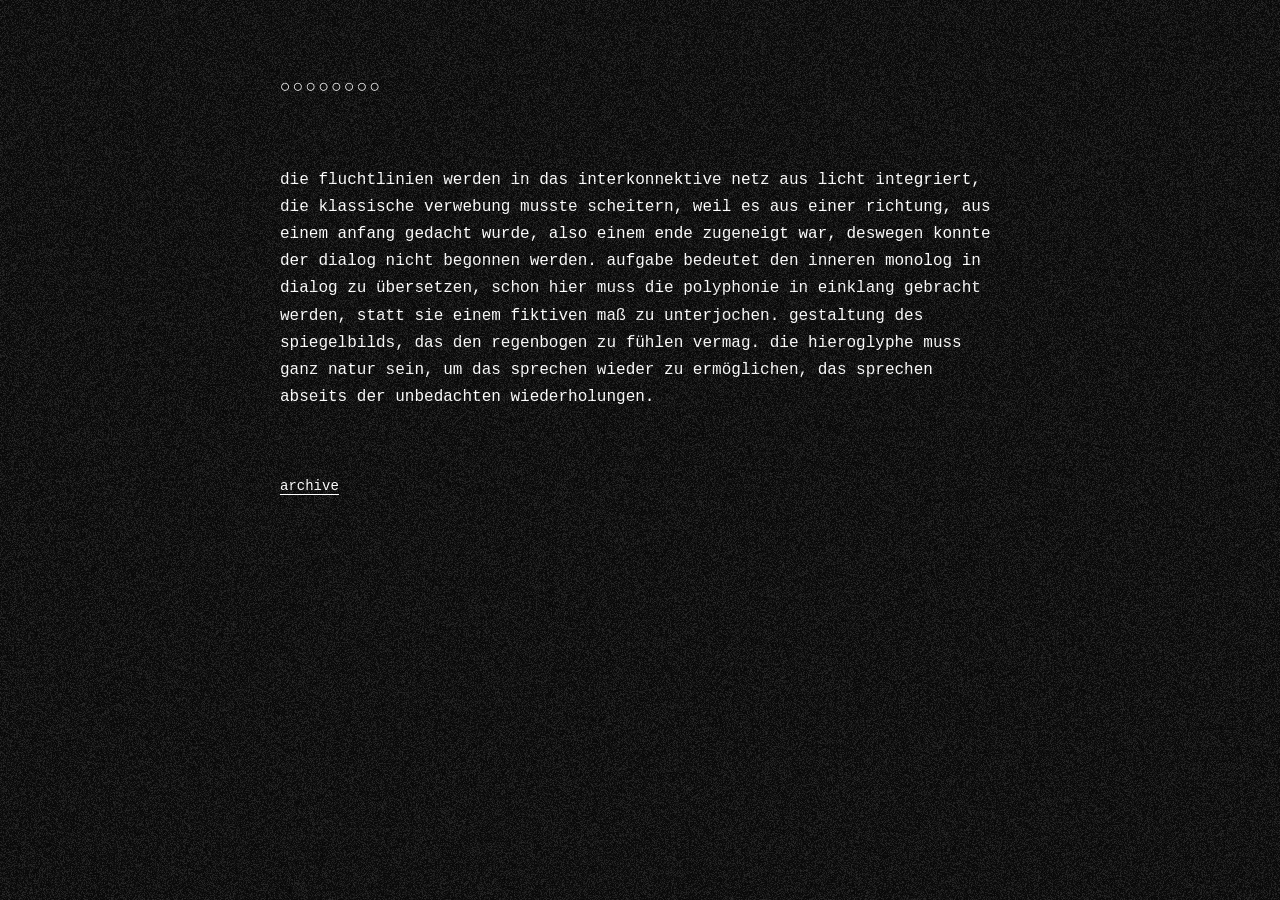
<file: texts/001.html>
<!DOCTYPE html>
<html lang="de">

<head>

<meta charset="UTF-8">
<meta name="viewport" content="width=device-width, initial-scale=1">

<title>○○○○○○○○ · 2114112</title>

<style>

body{
background:#161616;
color:white;
font-family:"Courier New", Courier, monospace;
margin:40px auto;
max-width:720px;
padding:20px;
line-height:1.7;
font-size:16px;
word-wrap:break-word;
}

header{
margin-bottom:64px;
}

h1{
font-weight:normal;
font-size:18px;
letter-spacing:2px;
}

p{
margin-bottom:24px;
}
a{
color:white;
text-decoration:none;
border-bottom:1px solid white;
}

a:hover{
opacity:0.6;
}

footer{
margin-top:64px;
font-size:14px;
opacity:0.7;
}

@media (max-width:600px){

body{
margin:18px;
padding:6px;
font-size:18px;
line-height:1.8;
}

}

a:focus-visible{outline:1px dotted white;outline-offset:4px;}

</style>

</head>

<body>

<header>
<h1 class="kenogramm" aria-label="kenogramm ○○○○○○○○">○○○○○○○○</h1>
</header>

<main>

<p>
die fluchtlinien werden in das interkonnektive netz aus licht integriert, die klassische verwebung musste scheitern, weil es aus einer richtung, aus einem anfang gedacht wurde, also einem ende zugeneigt war, deswegen konnte der dialog nicht begonnen werden. aufgabe bedeutet den inneren monolog in dialog zu übersetzen, schon hier muss die polyphonie in einklang gebracht werden, statt sie einem fiktiven maß zu unterjochen. gestaltung des spiegelbilds, das den regenbogen zu fühlen vermag. die hieroglyphe muss ganz natur sein, um das sprechen wieder zu ermöglichen, das sprechen abseits der unbedachten wiederholungen. 
</p>

</main>

<footer>

<a href="/archive.html">archive</a>

</footer>

<script src="/bg.js"></script>
<script src="/schrift.js"></script>
<script src="/cursor.js"></script>
</body>
</html>
</file>
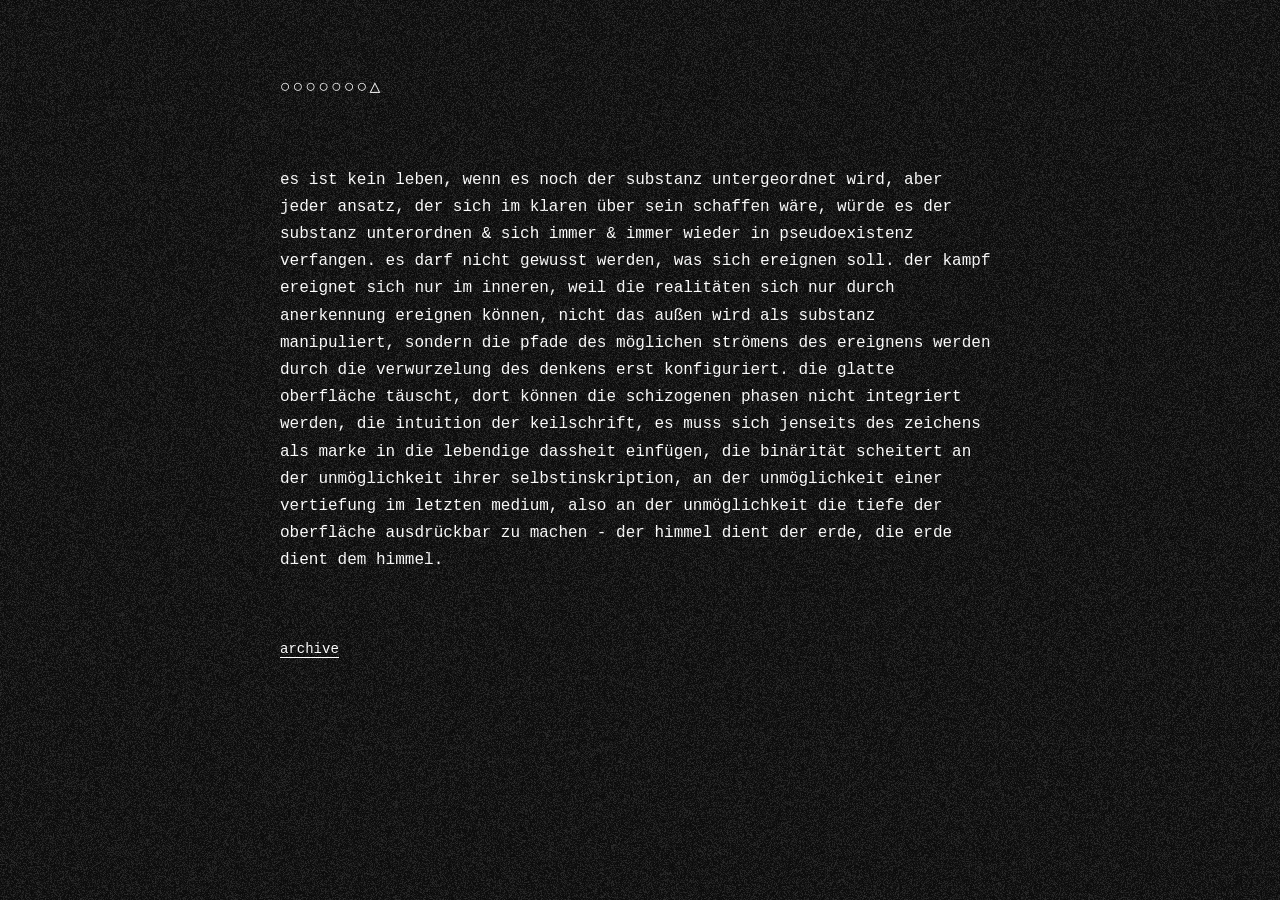
<file: texts/002.html>
<!DOCTYPE html>
<html lang="de">

<head>

<meta charset="UTF-8">
<meta name="viewport" content="width=device-width, initial-scale=1">

<title>○○○○○○○△ · 2114112</title>

<style>

body{
background:#161616;
color:white;
font-family:"Courier New", Courier, monospace;
margin:40px auto;
max-width:720px;
padding:20px;
line-height:1.7;
font-size:16px;
word-wrap:break-word;
}

header{
margin-bottom:64px;
}

h1{
font-weight:normal;
font-size:18px;
letter-spacing:2px;
}

p{
margin-bottom:24px;
}
a{
color:white;
text-decoration:none;
border-bottom:1px solid white;
}

a:hover{
opacity:0.6;
}

footer{
margin-top:64px;
font-size:14px;
opacity:0.7;
}

@media (max-width:600px){

body{
margin:18px;
padding:6px;
font-size:18px;
line-height:1.8;
}

}

a:focus-visible{outline:1px dotted white;outline-offset:4px;}

</style>

</head>

<body>

<header>
<h1 class="kenogramm" aria-label="kenogramm ○○○○○○○△">○○○○○○○△</h1>
</header>

<main>

<p>
es ist kein leben, wenn es noch der substanz untergeordnet wird, aber jeder ansatz, der sich im klaren über sein schaffen wäre, würde es der substanz unterordnen & sich immer & immer wieder in pseudoexistenz verfangen. es darf nicht gewusst werden, was sich ereignen soll. der kampf ereignet sich nur im inneren, weil die realitäten sich nur durch anerkennung ereignen können, nicht das außen wird als substanz manipuliert, sondern die pfade des möglichen strömens des ereignens werden durch die verwurzelung des denkens erst konfiguriert. die glatte oberfläche täuscht, dort können die schizogenen phasen nicht integriert werden, die intuition der keilschrift, es muss sich jenseits des zeichens als marke in die lebendige dassheit einfügen, die binärität scheitert an der unmöglichkeit ihrer selbstinskription, an der unmöglichkeit einer vertiefung im letzten medium, also an der unmöglichkeit die tiefe der oberfläche ausdrückbar zu machen - der himmel dient der erde, die erde dient dem himmel.
</p>

</main>

<footer>

<a href="/archive.html">archive</a>

</footer>

<script src="/bg.js"></script>
<script src="/schrift.js"></script>
<script src="/cursor.js"></script>
</body>
</html>
</file>
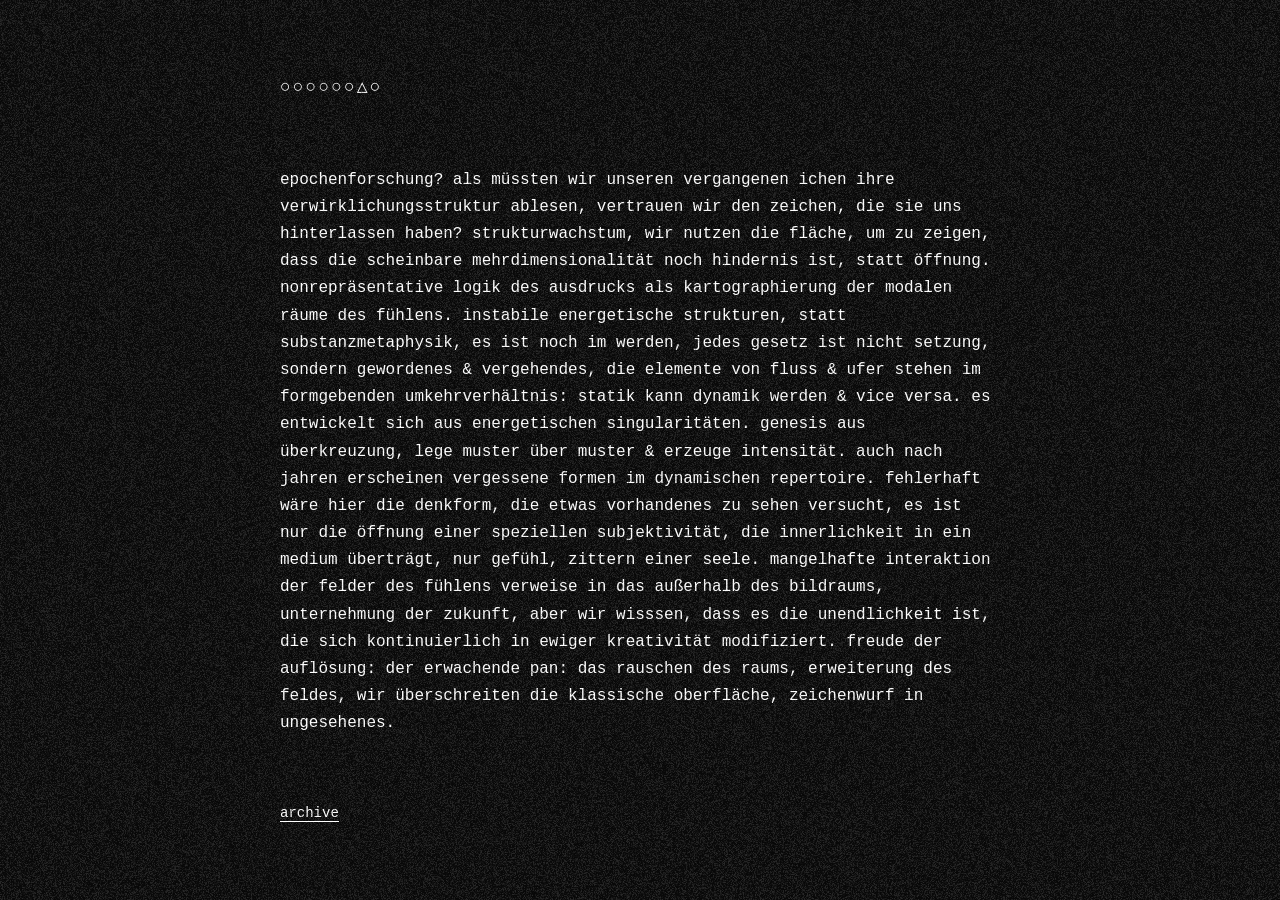
<file: texts/003.html>
<!DOCTYPE html>
<html lang="de">

<head>

<meta charset="UTF-8">
<meta name="viewport" content="width=device-width, initial-scale=1">

<title>○○○○○○△○ · 2114112</title>

<style>

body{
background:#161616;
color:white;
font-family:"Courier New", Courier, monospace;
margin:40px auto;
max-width:720px;
padding:20px;
line-height:1.7;
font-size:16px;
word-wrap:break-word;
}

header{
margin-bottom:64px;
}

h1{
font-weight:normal;
font-size:18px;
letter-spacing:2px;
}

p{
margin-bottom:24px;
}
a{
color:white;
text-decoration:none;
border-bottom:1px solid white;
}

a:hover{
opacity:0.6;
}

footer{
margin-top:64px;
font-size:14px;
opacity:0.7;
}

@media (max-width:600px){

body{
margin:18px;
padding:6px;
font-size:18px;
line-height:1.8;
}

}

a:focus-visible{outline:1px dotted white;outline-offset:4px;}

</style>

</head>

<body>

<header>
<h1 class="kenogramm" aria-label="kenogramm ○○○○○○△○">○○○○○○△○</h1>
</header>

<main>

<p>
epochenforschung? als müssten wir unseren vergangenen ichen ihre verwirklichungsstruktur ablesen, vertrauen wir den zeichen, die sie uns hinterlassen haben? strukturwachstum, wir nutzen die fläche, um zu zeigen, dass die scheinbare mehrdimensionalität noch hindernis ist, statt öffnung. nonrepräsentative logik des ausdrucks als kartographierung der modalen räume des fühlens. instabile energetische strukturen, statt substanzmetaphysik, es ist noch im werden, jedes gesetz ist nicht setzung, sondern gewordenes & vergehendes, die elemente von fluss & ufer stehen im formgebenden umkehrverhältnis: statik kann dynamik werden & vice versa. es entwickelt sich aus energetischen singularitäten. genesis aus überkreuzung, lege muster über muster & erzeuge intensität. auch nach jahren erscheinen vergessene formen im dynamischen repertoire. fehlerhaft wäre hier die denkform, die etwas vorhandenes zu sehen versucht, es ist nur die öffnung einer speziellen subjektivität, die innerlichkeit in ein medium überträgt, nur gefühl, zittern einer seele. mangelhafte interaktion der felder des fühlens verweise in das außerhalb des bildraums, unternehmung der zukunft, aber wir wisssen, dass es die unendlichkeit ist, die sich kontinuierlich in ewiger kreativität modifiziert. freude der auflösung: der erwachende pan: das rauschen des raums, erweiterung des feldes, wir überschreiten die klassische oberfläche, zeichenwurf in ungesehenes.
</p>

</main>

<footer>

<a href="/archive.html">archive</a>

</footer>

<script src="/bg.js"></script>
<script src="/schrift.js"></script>
<script src="/cursor.js"></script>
</body>
</html>
</file>
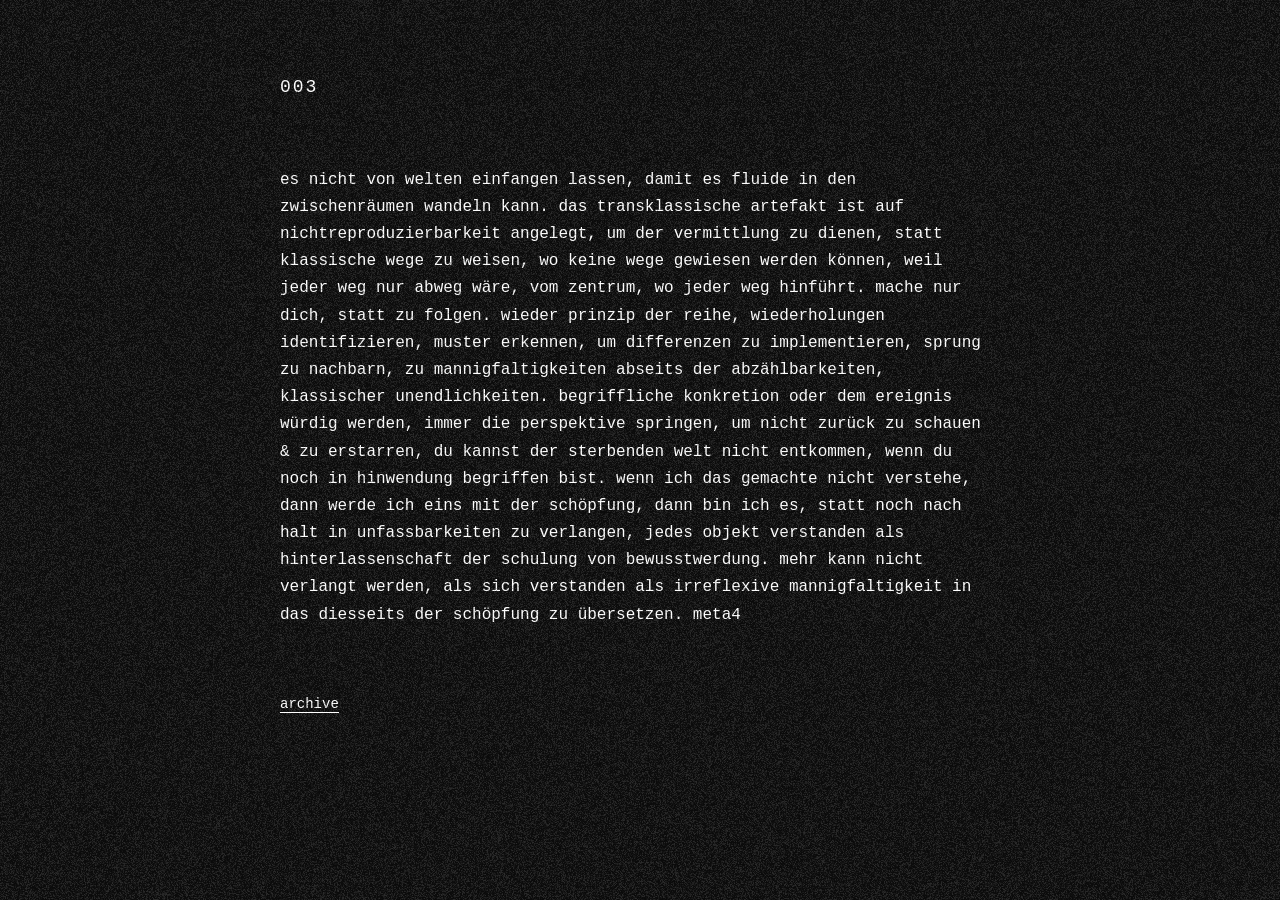
<file: texts/004.html>
<!DOCTYPE html>
<html lang="de">

<head>

<meta charset="UTF-8">
<meta name="viewport" content="width=device-width, initial-scale=1">

<title>○○○○○○△△ · 2114112</title>

<style>

body{
background:#161616;
color:white;
font-family:"Courier New", Courier, monospace;
margin:40px auto;
max-width:720px;
padding:20px;
line-height:1.7;
font-size:16px;
word-wrap:break-word;
}

header{
margin-bottom:64px;
}

h1{
font-weight:normal;
font-size:18px;
letter-spacing:2px;
}

p{
margin-bottom:24px;
}
a{
color:white;
text-decoration:none;
border-bottom:1px solid white;
}

a:hover{
opacity:0.6;
}

footer{
margin-top:64px;
font-size:14px;
opacity:0.7;
}

@media (max-width:600px){

body{
margin:18px;
padding:6px;
font-size:18px;
line-height:1.8;
}

}

a:focus-visible{outline:1px dotted white;outline-offset:4px;}

</style>

</head>

<body>

<header>
<h1>003</h1>
</header>

<main>

<p>
es nicht von welten einfangen lassen, damit es fluide in den zwischenräumen wandeln kann. das transklassische artefakt ist auf nichtreproduzierbarkeit angelegt, um der vermittlung zu dienen, statt klassische wege zu weisen, wo keine wege gewiesen werden können, weil jeder weg nur abweg wäre, vom zentrum, wo jeder weg hinführt. mache nur dich, statt zu folgen. wieder prinzip der reihe, wiederholungen identifizieren, muster erkennen, um differenzen zu implementieren, sprung zu nachbarn, zu mannigfaltigkeiten abseits der abzählbarkeiten, klassischer unendlichkeiten. begriffliche konkretion oder dem ereignis würdig werden, immer die perspektive springen, um nicht zurück zu schauen & zu erstarren, du kannst der sterbenden welt nicht entkommen, wenn du noch in hinwendung begriffen bist. wenn ich das gemachte nicht verstehe, dann werde ich eins mit der schöpfung, dann bin ich es, statt noch nach halt in unfassbarkeiten zu verlangen, jedes objekt verstanden als hinterlassenschaft der schulung von bewusstwerdung. mehr kann nicht verlangt werden, als sich verstanden als irreflexive mannigfaltigkeit in das diesseits der schöpfung zu übersetzen. meta4
</p>

</main>

<footer>

<a href="/archive.html">archive</a>

</footer>

<script src="/bg.js"></script>
<script src="/schrift.js"></script>
<script src="/cursor.js"></script>
</body>
</html>
</file>
<file: gallery/stil.css>
body{
background:#0c0c0c;
color:white;
font-family:"Courier New", Courier, monospace;
margin:40px auto;
max-width:1120px;
padding:20px;
line-height:1.7;
font-size:16px;
}

a{color:white;text-decoration:none;}
a:hover{opacity:0.6;}
a:focus-visible{outline:1px dotted white;outline-offset:4px;}

.pfad{
display:flex;
gap:12px;
font-size:14px;
margin-bottom:64px;
}
.pfad span{opacity:0.4;}

h1{
font-size:16px;
font-weight:normal;
letter-spacing:2px;
margin:0 0 8px;
}

.meta{
font-size:13px;
opacity:0.5;
margin-bottom:48px;
}
.meta a{border-bottom:1px solid rgba(255,255,255,0.4);}

/* serien-auswahl */

.serien{
display:grid;
grid-template-columns:repeat(auto-fill,minmax(320px,1fr));
gap:48px 32px;
}

.serien a:hover{opacity:1;}

.deckel{
aspect-ratio:1;
overflow:hidden;
background:#111;
}
.deckel img{
width:100%;height:100%;object-fit:cover;display:block;
transform:scale(1.02);
transition:transform 1.2s ease, filter 0.6s ease;
filter:brightness(0.85);
}
.serien a:hover .deckel img{transform:scale(1.12);filter:brightness(1);}

.serien .titel{
display:flex;justify-content:space-between;align-items:baseline;
margin-top:12px;font-size:14px;letter-spacing:1px;
}
.serien .titel span:last-child{opacity:0.5;font-size:12px;}

/* serien-überblick */

.raster{
display:grid;
grid-template-columns:repeat(auto-fill,minmax(200px,1fr));
gap:24px;
}
.raster button{
all:unset;cursor:zoom-in;display:block;
}
.raster button:focus-visible{outline:1px dotted white;outline-offset:4px;}
.raster .bild{
aspect-ratio:1;overflow:hidden;background:#111;
}
.raster img{
width:100%;height:100%;object-fit:cover;display:block;
filter:brightness(0.85);transition:filter 0.4s ease, transform 0.8s ease;
}
.raster button:hover img{filter:brightness(1);transform:scale(1.06);}
.raster small{
display:block;min-height:1.4em;font-size:11px;opacity:0.55;margin-top:6px;
}

/* betrachter */

.betrachter{
position:fixed;inset:0;z-index:10;
background:rgba(8,8,8,0.97);
display:block;
visibility:hidden;
opacity:0;
transition:opacity .45s cubic-bezier(.2,.6,.2,1), visibility 0s linear .45s;
overflow:hidden;
touch-action:none;
cursor:crosshair;
}
.betrachter.offen{visibility:visible;opacity:1;transition:opacity .45s cubic-bezier(.2,.6,.2,1);}
.betrachter.ziehen{cursor:grabbing;}
.betrachter img{
transition:opacity .5s cubic-bezier(.2,.6,.2,1);
position:absolute;left:50%;top:50%;
max-width:none;
transform-origin:0 0;
user-select:none;-webkit-user-drag:none;
will-change:transform;
}
.leiste{
position:fixed;left:0;right:0;bottom:0;z-index:11;
display:flex;justify-content:space-between;align-items:center;
padding:14px 20px;font-size:11px;letter-spacing:1px;
pointer-events:none;
mix-blend-mode:difference;
opacity:0.5;
transition:opacity 0.6s ease;
}
.leiste.still{opacity:0;}
.leiste:hover{opacity:0.9;}
.leiste[hidden]{display:none;}
.leiste > *{pointer-events:auto;}
.leiste button{
all:unset;cursor:pointer;padding:2px 6px;font-size:13px;
}
.leiste button:focus-visible{outline:1px dotted white;}
.leiste .zu{position:fixed;top:10px;right:14px;font-size:14px;}

footer{margin-top:96px;font-size:14px;opacity:0.7;}

@media (max-width:600px){
body{margin:18px;padding:6px;}
.serien{grid-template-columns:1fr;}
.raster{grid-template-columns:repeat(2,1fr);gap:12px;}
.leiste{flex-wrap:wrap;gap:8px;padding:12px;}
}

/* auftauchen der kacheln */
@keyframes auftauchen{from{opacity:0;transform:translateY(10px)}to{opacity:1;transform:none}}
.serien a,.raster button{animation:auftauchen .8s cubic-bezier(.2,.6,.2,1) both;}
.deckel img,.raster img{transition:transform 1.4s cubic-bezier(.2,.6,.2,1), filter .6s ease;}
.leiste{transition:opacity .8s ease;}
@media (prefers-reduced-motion:reduce){
.serien a,.raster button{animation:none;}
.betrachter,.betrachter img{transition:none;}
}
#name{transition:opacity .5s ease;}

.pixel .bild img, .pixel #gross { image-rendering: pixelated; }
</file>
